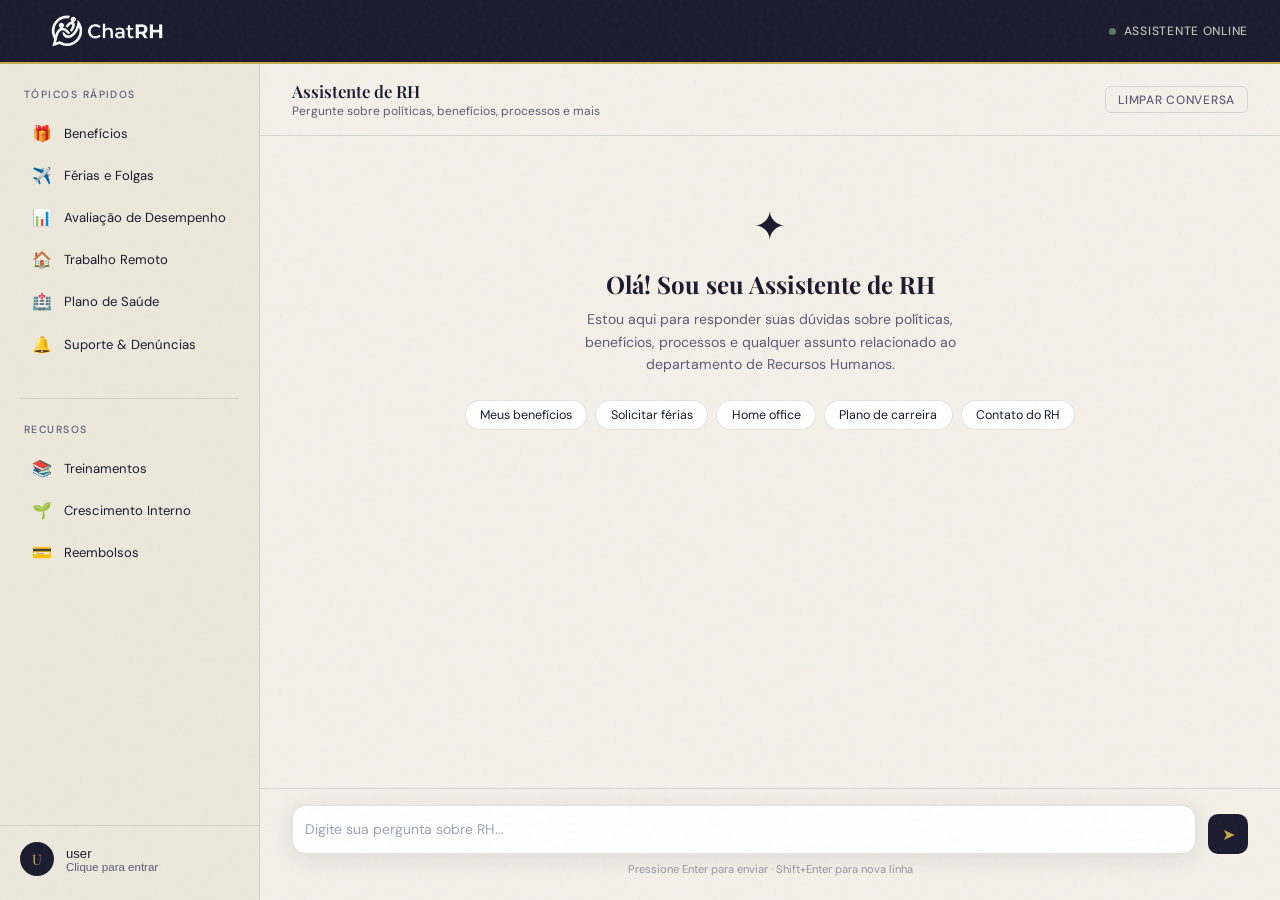
<file: MatchRH.html>
<!DOCTYPE html>
<html lang="pt-BR">
<head>
<meta charset="UTF-8">
<meta name="viewport" content="width=device-width, initial-scale=1.0">
<title>ChatRH</title>
<link href="https://fonts.googleapis.com/css2?family=Playfair+Display:wght@400;600&family=DM+Sans:wght@300;400;500&display=swap" rel="stylesheet">
<link rel="icon" href="imagens/logo menor ChatRH.png" type="image/png">
<style>
      :root {
    --ink: #1a1a2e;
    --paper: #f5f0e8;
    --cream: #ede8dc;
    --gold: #c9a84c;
    --gold-light: #e8c97a;
    --sage: #6b8f71;
    --rust: #b85c38;
    --mid: #5a5a7a;
    --line: rgba(26,26,46,0.12);
    --shadow: 0 4px 24px rgba(26,26,46,0.10);
  }

  *, *::before, *::after { box-sizing: border-box; margin: 0; padding: 0; }

  body {
    font-family: 'DM Sans', sans-serif;
    background: var(--paper);
    color: var(--ink);
    height: 100vh;
    display: flex;
    flex-direction: column;
    overflow: hidden;
  }

  /* Grain texture overlay */
  body::before {
    content: '';
    position: fixed;
    inset: 0;
    background-image: url("data:image/svg+xml,%3Csvg viewBox='0 0 200 200' xmlns='http://www.w3.org/2000/svg'%3E%3Cfilter id='n'%3E%3CfeTurbulence type='fractalNoise' baseFrequency='0.9' numOctaves='4' stitchTiles='stitch'/%3E%3C/filter%3E%3Crect width='100%25' height='100%25' filter='url(%23n)' opacity='0.03'/%3E%3C/svg%3E");
    pointer-events: none;
    z-index: 999;
  }

  /* ── Header ── */
  header {
    background: var(--ink);
    color: var(--paper);
    padding: 0 2rem;
    height: 64px;
    display: flex;
    align-items: center;
    justify-content: space-between;
    flex-shrink: 0;
    border-bottom: 2px solid var(--gold);
  }

  .logo {
    display: flex;
    align-items: center;
    gap: 0.75rem;
  }

  .logo-mark {
    width: 36px;
    height: 36px;
    border: 2px solid var(--gold);
    border-radius: 50%;
    display: flex;
    align-items: center;
    justify-content: center;
    font-family: 'Playfair Display', serif;
    font-size: 1rem;
    color: var(--gold);
  }

  .logo-text {
    font-family: 'Playfair Display', serif;
    font-size: 1.2rem;
    letter-spacing: 0.04em;
    color: var(--paper);
  }

  .logo-text span { color: var(--gold); }

  .status-pill {
    display: flex;
    align-items: center;
    gap: 0.5rem;
    font-size: 0.75rem;
    font-weight: 500;
    color: var(--cream);
    opacity: 0.8;
    letter-spacing: 0.06em;
    text-transform: uppercase;
  }

  .status-dot {
    width: 7px; height: 7px;
    background: var(--sage);
    border-radius: 50%;
    animation: pulse 2s ease-in-out infinite;
  }

  @keyframes pulse {
    0%, 100% { opacity: 1; transform: scale(1); }
    50% { opacity: 0.5; transform: scale(0.8); }
  }

  /* ── Layout ── */
  .layout {
    display: flex;
    flex: 1;
    overflow: hidden;
  }

  /* ── Sidebar ── */
  aside {
    width: 260px;
    background: var(--cream);
    border-right: 1px solid var(--line);
    display: flex;
    flex-direction: column;
    flex-shrink: 0;
    padding: 1.5rem 0;
  }

  .sidebar-section {
    padding: 0 1.25rem;
    margin-bottom: 1.5rem;
  }

  .sidebar-title {
    font-size: 0.65rem;
    font-weight: 500;
    letter-spacing: 0.14em;
    text-transform: uppercase;
    color: var(--mid);
    margin-bottom: 0.75rem;
    padding-left: 0.25rem;
  }

  .quick-btn {
    display: flex;
    align-items: center;
    gap: 0.75rem;
    width: 100%;
    padding: 0.6rem 0.75rem;
    border: none;
    background: transparent;
    border-radius: 8px;
    font-family: 'DM Sans', sans-serif;
    font-size: 0.82rem;
    color: var(--ink);
    cursor: pointer;
    text-align: left;
    transition: background 0.15s, color 0.15s;
    margin-bottom: 2px;
  }

  .quick-btn:hover {
    background: var(--ink);
    color: var(--paper);
  }

  .quick-btn:hover .btn-icon { color: var(--gold); }

  .btn-icon {
    font-size: 1rem;
    width: 20px;
    text-align: center;
    color: var(--mid);
    transition: color 0.15s;
    flex-shrink: 0;
  }

  .divider {
    height: 1px;
    background: var(--line);
    margin: 0.5rem 1.25rem 1.5rem;
  }

  .sidebar-footer {
    margin-top: auto;
    padding: 1rem 1.25rem 0;
    border-top: 1px solid var(--line);
  }

  .user-footer {
    display: flex;
    align-items: center;
    gap: 0.75rem;
    width: 100%;
  }

  .user-card {
    display: flex;
    align-items: center;
    gap: 0.75rem;
    flex: 1;
    width: auto;
    border: none;
    background: transparent;
    text-align: left;
    cursor: pointer;
    padding: 0;
  }

  .logout-btn {
    border: 1px solid var(--line);
    background: transparent;
    color: var(--ink);
    border-radius: 12px;
    padding: 0.75rem 0.9rem;
    font-size: 0.82rem;
    cursor: pointer;
    transition: background 0.15s, border-color 0.15s, color 0.15s;
    flex-shrink: 0;
  }

  .logout-btn:hover {
    background: var(--cream);
  }

  .logout-btn.hidden {
    display: none;
  }

  .user-card:focus-visible {
    outline: 2px solid var(--gold);
    outline-offset: 2px;
  }

  .avatar {
    width: 34px; height: 34px;
    background: var(--ink);
    color: var(--gold);
    border-radius: 50%;
    display: flex;
    align-items: center;
    justify-content: center;
    overflow: hidden;
    font-family: 'Playfair Display', serif;
    font-size: 0.9rem;
    flex-shrink: 0;
  }

  .avatar img {
    width: 100%;
    height: 100%;
    object-fit: cover;
    display: block;
  }

  .user-info { flex: 1; }
  .user-name { font-size: 0.82rem; font-weight: 500; color: var(--ink); }
  .user-dept { font-size: 0.72rem; color: var(--mid); }

  /* ── Chat Area ── */
  .chat-area {
    flex: 1;
    display: flex;
    flex-direction: column;
    overflow: hidden;
  }

  .chat-header {
    padding: 1rem 2rem;
    border-bottom: 1px solid var(--line);
    background: var(--paper);
    flex-shrink: 0;
    display: flex;
    align-items: center;
    justify-content: space-between;
  }

  .chat-header-left h2 {
    font-family: 'Playfair Display', serif;
    font-size: 1.05rem;
    font-weight: 600;
    color: var(--ink);
  }

  .chat-header-left p {
    font-size: 0.75rem;
    color: var(--mid);
    margin-top: 1px;
  }

  .clear-btn {
    font-family: 'DM Sans', sans-serif;
    font-size: 0.75rem;
    font-weight: 500;
    letter-spacing: 0.06em;
    text-transform: uppercase;
    color: var(--mid);
    background: none;
    border: 1px solid var(--line);
    border-radius: 6px;
    padding: 0.3rem 0.75rem;
    cursor: pointer;
    transition: all 0.15s;
  }

  .clear-btn:hover { color: var(--rust); border-color: var(--rust); }

  /* ── Messages ── */
  #messages {
    flex: 1;
    overflow-y: auto;
    padding: 2rem;
    display: flex;
    flex-direction: column;
    gap: 1.5rem;
    scroll-behavior: smooth;
  }

  #messages::-webkit-scrollbar { width: 5px; }
  #messages::-webkit-scrollbar-track { background: transparent; }
  #messages::-webkit-scrollbar-thumb { background: var(--line); border-radius: 99px; }

  /* Welcome message */
  .welcome {
    text-align: center;
    padding: 2rem 1rem;
    animation: fadeUp 0.6s ease both;
  }

  .welcome-icon {
    font-size: 2.5rem;
    margin-bottom: 1rem;
  }

  .welcome h3 {
    font-family: 'Playfair Display', serif;
    font-size: 1.5rem;
    color: var(--ink);
    margin-bottom: 0.5rem;
  }

  .welcome p {
    font-size: 0.88rem;
    color: var(--mid);
    max-width: 380px;
    margin: 0 auto;
    line-height: 1.6;
  }

  .welcome-chips {
    display: flex;
    flex-wrap: wrap;
    gap: 0.5rem;
    justify-content: center;
    margin-top: 1.5rem;
  }

  .chip {
    font-family: 'DM Sans', sans-serif;
    font-size: 0.78rem;
    padding: 0.4rem 0.9rem;
    border: 1px solid var(--line);
    border-radius: 99px;
    background: white;
    color: var(--ink);
    cursor: pointer;
    transition: all 0.15s;
  }

  .chip:hover {
    background: var(--ink);
    color: var(--paper);
    border-color: var(--ink);
  }

  /* Message bubbles */
  .message {
    display: flex;
    gap: 0.75rem;
    align-items: flex-start;
    animation: fadeUp 0.3s ease both;
    max-width: 720px;
  }

  @keyframes fadeUp {
    from { opacity: 0; transform: translateY(12px); }
    to { opacity: 1; transform: translateY(0); }
  }

  .message.user { flex-direction: row-reverse; align-self: flex-end; }

  .msg-avatar {
    width: 32px; height: 32px;
    border-radius: 50%;
    display: flex;
    align-items: center;
    justify-content: center;
    font-size: 0.85rem;
    flex-shrink: 0;
    margin-top: 2px;
  }

  .message.bot .msg-avatar {
    background: var(--ink);
    color: var(--gold);
    font-family: 'Playfair Display', serif;
  }

  .message.user .msg-avatar {
    background: var(--gold);
    color: var(--ink);
    font-family: 'Playfair Display', serif;
  }

  .msg-avatar img {
    width: 100%;
    height: 100%;
    border-radius: 50%;
    object-fit: cover;
    display: block;
  }

  .bubble {
    padding: 0.85rem 1.1rem;
    border-radius: 16px;
    font-size: 0.875rem;
    line-height: 1.65;
    max-width: 560px;
    position: relative;
  }

  .message.bot .bubble {
    background: white;
    color: var(--ink);
    border: 1px solid var(--line);
    border-top-left-radius: 4px;
    box-shadow: var(--shadow);
  }

  .message.user .bubble {
    background: var(--ink);
    color: var(--paper);
    border-top-right-radius: 4px;
  }

  .bubble-label {
    font-size: 0.68rem;
    font-weight: 500;
    letter-spacing: 0.08em;
    text-transform: uppercase;
    margin-bottom: 0.3rem;
    opacity: 0.55;
  }

  /* Typing indicator */
  .typing .bubble {
    padding: 0.85rem 1.1rem;
  }

  .typing-dots {
    display: flex;
    gap: 4px;
    align-items: center;
    height: 20px;
  }

  .typing-dots span {
    width: 6px; height: 6px;
    background: var(--mid);
    border-radius: 50%;
    animation: bounce 1.2s ease-in-out infinite;
  }

  .typing-dots span:nth-child(2) { animation-delay: 0.2s; }
  .typing-dots span:nth-child(3) { animation-delay: 0.4s; }

  @keyframes bounce {
    0%, 80%, 100% { transform: translateY(0); }
    40% { transform: translateY(-6px); }
  }

  /* ── Input Area ── */
  .input-area {
    padding: 1rem 2rem 1.5rem;
    background: var(--paper);
    border-top: 1px solid var(--line);
    flex-shrink: 0;
  }

  .input-row {
    display: flex;
    gap: 0.75rem;
    align-items: flex-end;
  }

  .input-wrap {
    flex: 1;
    background: white;
    border: 1px solid var(--line);
    border-radius: 14px;
    display: flex;
    align-items: flex-end;
    padding: 0.6rem 0.75rem;
    gap: 0.5rem;
    transition: border-color 0.2s, box-shadow 0.2s;
    box-shadow: var(--shadow);
  }

  .input-wrap:focus-within {
    border-color: var(--gold);
    box-shadow: 0 0 0 3px rgba(201,168,76,0.12), var(--shadow);
  }

  #user-input {
    flex: 1;
    border: none;
    outline: none;
    background: transparent;
    font-family: 'DM Sans', sans-serif;
    font-size: 0.875rem;
    color: var(--ink);
    resize: none;
    max-height: 120px;
    line-height: 1.5;
    padding: 0.2rem 0;
  }

  #user-input::placeholder { color: #a0a0b8; }

  .send-btn {
    width: 40px; height: 40px;
    border-radius: 10px;
    background: var(--ink);
    color: var(--gold);
    border: none;
    cursor: pointer;
    display: flex;
    align-items: center;
    justify-content: center;
    flex-shrink: 0;
    font-size: 1rem;
    transition: background 0.15s, transform 0.1s;
  }

  .send-btn:hover { background: var(--gold); color: var(--ink); }
  .send-btn:active { transform: scale(0.94); }
  .send-btn:disabled { opacity: 0.4; cursor: not-allowed; transform: none; }

  .input-hint {
    font-size: 0.7rem;
    color: var(--mid);
    opacity: 0.6;
    margin-top: 0.5rem;
    text-align: center;
  }

  /* ── Responsive ── */
  @media (max-width: 700px) {
    aside { display: none; }
    #messages { padding: 1rem; }
    .input-area { padding: 0.75rem 1rem 1rem; }
    .chat-header { padding: 0.75rem 1rem; }
  }

  .hidden { display: none; }

  /* ── Login modal ── */
  .modal.hidden { display: none; }
  .modal {
    position: fixed;
    inset: 0;
    z-index: 50;
    display: flex;
    align-items: center;
    justify-content: center;
    padding: 1.5rem;
  }

  .modal-backdrop {
    position: absolute;
    inset: 0;
    background: rgba(15, 15, 35, 0.68);
    backdrop-filter: blur(4px);
  }

  .modal-panel {
    position: relative;
    z-index: 1;
    width: min(420px, 100%);
    background: white;
    border-radius: 24px;
    padding: 1.75rem;
    box-shadow: 0 28px 70px rgba(15, 15, 35, 0.18);
    border: 1px solid rgba(26, 26, 46, 0.08);
  }

  .modal-close {
    position: absolute;
    top: 1rem;
    right: 1rem;
    border: none;
    background: transparent;
    color: var(--ink);
    font-size: 1.4rem;
    line-height: 1;
    cursor: pointer;
  }

  .modal-head {
    display: flex;
    align-items: center;
    gap: 1rem;
    margin-bottom: 1.25rem;
  }

  .modal-icon {
    width: 48px;
    height: 48px;
    border-radius: 16px;
    display: grid;
    place-items: center;
    background: var(--gold);
    color: var(--ink);
    font-size: 1.25rem;
  }

  .modal-head h3 {
    margin: 0;
    font-family: 'Playfair Display', serif;
    font-size: 1.2rem;
    color: var(--ink);
  }

  .modal-head p {
    margin: 0.4rem 0 0;
    color: var(--mid);
    font-size: 0.9rem;
  }

  .modal-panel label {
    display: block;
    margin-bottom: 0.4rem;
    font-size: 0.78rem;
    text-transform: uppercase;
    letter-spacing: 0.08em;
    color: var(--mid);
  }

  .modal-panel input {
    width: 100%;
    border: 1px solid var(--line);
    border-radius: 14px;
    padding: 0.85rem 1rem;
    margin-bottom: 1rem;
    font-size: 0.95rem;
    color: var(--ink);
    background: #fff;
  }

  .modal-panel input:focus {
    outline: none;
    border-color: var(--gold);
    box-shadow: 0 0 0 3px rgba(201, 168, 76, 0.16);
  }

  .login-actions {
    display: flex;
    justify-content: center;
    gap: 0.75rem;
    margin-top: 0.75rem;
  }

  .primary-btn,
  .secondary-btn {
    border: none;
    border-radius: 12px;
    padding: 0.85rem 1.2rem;
    font-size: 0.9rem;
    cursor: pointer;
    transition: transform 0.15s ease, background 0.15s ease;
  }

  .secondary-btn {
    background: transparent;
    color: var(--ink);
    border: 1px solid var(--line);
  }

  .secondary-btn:hover {
    background: var(--cream);
  }

  .primary-btn {
    background: var(--ink);
    color: var(--gold);
  }

  .primary-btn:hover {
    transform: translateY(-1px);
    background: var(--gold);
    color: var(--ink);
  }

  .login-error {
    margin-top: 0.9rem;
    color: #b85c38;
    font-size: 0.85rem;
    min-height: 1.2rem;
  }

  .login-success {
    margin-top: 0.9rem;
    color: #2e7d32;
    font-size: 0.85rem;
    min-height: 1.2rem;
  }

  .modal-panel select {
    width: 100%;
    border: 1px solid var(--line);
    border-radius: 14px;
    padding: 0.85rem 1rem;
    margin-bottom: 1rem;
    font-size: 0.95rem;
    color: var(--ink);
    background: #fff;
    font-family: 'DM Sans', sans-serif;
    cursor: pointer;
    appearance: none;
    background-image: url("data:image/svg+xml,%3Csvg xmlns='http://www.w3.org/2000/svg' width='12' height='8' viewBox='0 0 12 8'%3E%3Cpath fill='%231a1a2e' d='M1 1l5 5 5-5'/%3E%3C/svg%3E");
    background-repeat: no-repeat;
    background-position: right 1rem center;
    padding-right: 2.5rem;
  }

  .modal-panel select:focus {
    outline: none;
    border-color: var(--gold);
    box-shadow: 0 0 0 3px rgba(201, 168, 76, 0.16);
  }

  .forgot-password-link {
    display: inline-block;
    margin-top: 0.5rem;
    font-size: 0.85rem;
    color: var(--gold);
    cursor: pointer;
    text-decoration: none;
    transition: opacity 0.15s;
  }

  .forgot-password-link:hover {
    opacity: 0.8;
  }
</style>
</head>
<body>

<header>
  <div class="logo">
    <div class="logo"><img src="imagens/logo ChatRH.png" width="150px" alt="Logo"></div>
  </div>
  <div class="status-pill">
    <div class="status-dot"></div>
    Assistente Online
  </div>
</header>

<div class="layout">

  <!-- Sidebar -->
  <aside>
    <div class="sidebar-section">
      <div class="sidebar-title">Tópicos Rápidos</div>
      <button class="quick-btn" onclick="sendQuick('Quais são meus benefícios?')">
        <span class="btn-icon">🎁</span> Benefícios
      </button>
      <button class="quick-btn" onclick="sendQuick('Como solicitar férias?')">
        <span class="btn-icon">✈️</span> Férias e Folgas
      </button>
      <button class="quick-btn" onclick="sendQuick('Como funciona o processo de avaliação de desempenho?')">
        <span class="btn-icon">📊</span> Avaliação de Desempenho
      </button>
      <button class="quick-btn" onclick="sendQuick('Quais são as políticas de trabalho remoto?')">
        <span class="btn-icon">🏠</span> Trabalho Remoto
      </button>
      <button class="quick-btn" onclick="sendQuick('Como funciona o plano de saúde?')">
        <span class="btn-icon">🏥</span> Plano de Saúde
      </button>
      <button class="quick-btn" onclick="sendQuick('Como reportar um problema no trabalho?')">
        <span class="btn-icon">🔔</span> Suporte & Denúncias
      </button>
    </div>

    <div class="divider"></div>

    <div class="sidebar-section">
      <div class="sidebar-title">Recursos</div>
      <button class="quick-btn" onclick="sendQuick('Quais são as oportunidades de treinamento disponíveis?')">
        <span class="btn-icon">📚</span> Treinamentos
      </button>
      <button class="quick-btn" onclick="sendQuick('Como funciona o processo de recrutamento interno?')">
        <span class="btn-icon">🌱</span> Crescimento Interno
      </button>
      <button class="quick-btn" onclick="sendQuick('Qual é a política de reembolso de despesas?')">
        <span class="btn-icon">💳</span> Reembolsos
      </button>
    </div>

    <div class="sidebar-footer">
      <div class="user-footer">
        <button class="user-card" id="user-card" type="button" onclick="handleUserCardClick()">
          <div class="avatar" id="user-avatar">U</div>
          <div class="user-info">
            <div class="user-name" id="user-name">user</div>
            <div class="user-dept" id="user-dept">Clique para entrar</div>
          </div>
        </button>
        <button class="logout-btn hidden" id="logout-btn" type="button" onclick="logout()" aria-label="Deslogar">
          Sair
        </button>
      </div>
    </div>
  </aside>

  <!-- Chat -->
  <div class="chat-area">
    <div class="chat-header">
      <div class="chat-header-left">
        <h2>Assistente de RH</h2>
        <p>Pergunte sobre políticas, benefícios, processos e mais</p>
      </div>
      <button class="clear-btn" onclick="clearChat()">Limpar conversa</button>
    </div>

    <div id="messages">
      <div class="welcome" id="welcome">
        <div class="welcome-icon">✦</div>
        <h3>Olá! Sou seu Assistente de RH</h3>
        <p>Estou aqui para responder suas dúvidas sobre políticas, benefícios, processos e qualquer assunto relacionado ao departamento de Recursos Humanos.</p>
        <div class="welcome-chips">
          <button class="chip" onclick="sendQuick('Quais são meus benefícios?')">Meus benefícios</button>
          <button class="chip" onclick="sendQuick('Como solicitar férias?')">Solicitar férias</button>
          <button class="chip" onclick="sendQuick('Política de home office')">Home office</button>
          <button class="chip" onclick="sendQuick('Plano de carreira')">Plano de carreira</button>
          <button class="chip" onclick="sendQuick('Contato do RH')">Contato do RH</button>
        </div>
      </div>
    </div>

    <div class="input-area">
      <div class="input-row">
        <div class="input-wrap">
          <textarea id="user-input" rows="1" placeholder="Digite sua pergunta sobre RH..." onkeydown="handleKey(event)" oninput="autoResize(this)"></textarea>
        </div>
        <button class="send-btn" id="send-btn" onclick="sendMessage()" title="Enviar">
          ➤
        </button>
      </div>
      <div class="input-hint">Pressione Enter para enviar · Shift+Enter para nova linha</div>
    </div>
  </div>

  <div id="login-modal" class="modal hidden">
    <div class="modal-backdrop" onclick="closeLogin()"></div>
    <div class="modal-panel" role="dialog" aria-modal="true" aria-labelledby="auth-title">
      <button class="modal-close" onclick="closeLogin()" aria-label="Fechar modal">×</button>
      <div class="modal-head">
        <div class="modal-icon">🔐</div>
        <div>
          <h3 id="auth-title">Entrar na conta</h3>
          <p id="auth-description">Use seu login de colaborador para acessar informações personalizadas.</p>
        </div>
      </div>
    
      <form id="login-form" onsubmit="event.preventDefault(); handleLoginSubmit();">
        <label for="login-username">Usuário</label>
        <input id="login-username" type="text" placeholder="Digite seu usuário" required>
        <label for="login-password">Senha</label>
        <input id="login-password" type="password" placeholder="Digite sua senha" required>
        <div style="text-align: right; margin-top: 0.5rem; margin-bottom: 1rem;">
          <a class="forgot-password-link" onclick="openForgotPassword()" style="align-items: center; display: flex; justify-content: center;">Esqueci a senha</a>
        </div>
        <div class="login-actions">
          <button type="button" class="secondary-btn" onclick="openRegister()">Cadastrar</button>
          <button type="submit" class="primary-btn">Entrar</button>
        </div>
        <p class="login-error" id="login-error"></p>
        <p class="login-success hidden" id="login-success"></p>
      </form>

      <form id="register-form" class="hidden" onsubmit="event.preventDefault(); handleRegisterSubmit();">
        <label for="register-username">Usuário</label>
        <input id="register-username" type="text" placeholder="Escolha um usuário" required>
        <label for="register-name">Nome completo</label>
        <input id="register-name" type="text" placeholder="Digite seu nome" required>
        <label for="register-dept">Departamento</label>
        <select id="register-dept" required>
          <option value="">Selecione seu departamento</option>
          <option value="Coordenador de RH">Coordenador de RH</option>
          <option value="Diretor de RH">Diretor de RH</option>
          <option value="Gerente de RH">Gerente de RH</option>
        </select>
        <label for="register-password">Senha</label>
        <input id="register-password" type="password" placeholder="Escolha uma senha" required>
        <div class="login-actions">
          <button type="button" class="secondary-btn" onclick="showLoginView()">Voltar ao login</button>
          <button type="submit" class="primary-btn">Cadastrar</button>
        </div>
        <p class="login-error" id="register-error"></p>
      </form>
    </div>
  </div>

  <div id="forgot-password-modal" class="modal hidden">
    <div class="modal-backdrop" onclick="closeForgotPassword()"></div>
    <div class="modal-panel" role="dialog" aria-modal="true" aria-labelledby="forgot-title">
      <button class="modal-close" onclick="closeForgotPassword()" aria-label="Fechar modal">×</button>
      <div class="modal-head">
        <div class="modal-icon">🔑</div>
        <div>
          <h3 id="forgot-title">Recuperar Senha</h3>
          <p id="forgot-description">Digite seu usuário para receber instruções de recuperação.</p>
        </div>
      </div>
    
      <form id="forgot-password-form" onsubmit="event.preventDefault(); handleForgotPassword();">
        <label for="forgot-username">Usuário</label>
        <input id="forgot-username" type="text" placeholder="Digite seu usuário" required>
        <div class="login-actions">
          <button type="button" class="secondary-btn" onclick="closeForgotPassword()">Cancelar</button>
          <button type="submit" class="primary-btn">Enviar</button>
        </div>
        <p class="login-error" id="forgot-error"></p>
        <p class="login-success hidden" id="forgot-success"></p>
      </form>
    </div>
  </div>

</div>
<script src="script MatchRH.js"></script>
</body>
</html>
</file>
